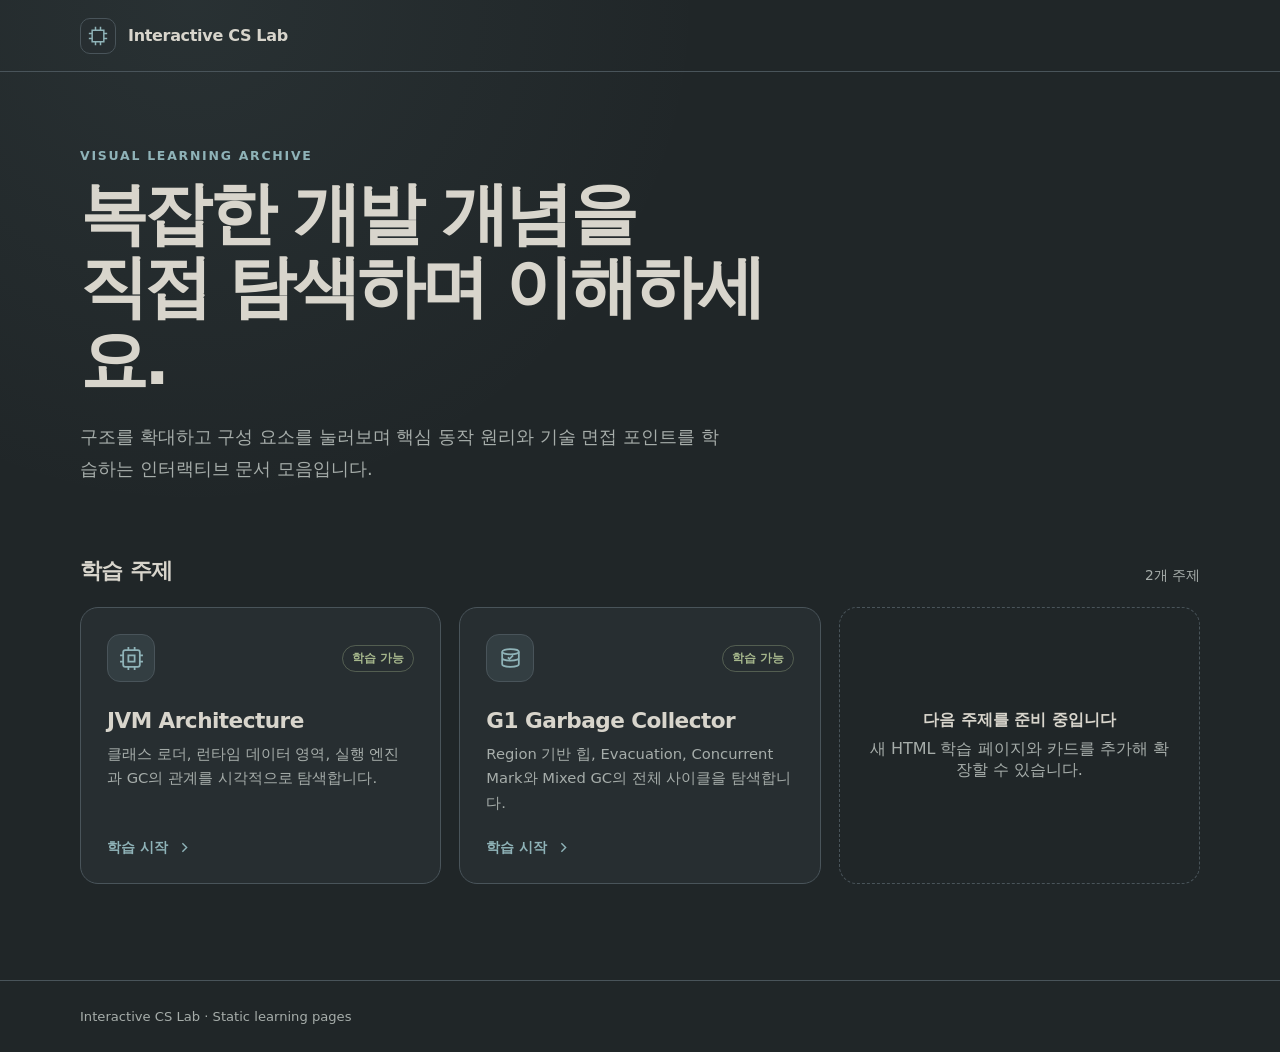
<file: index.html>
<!DOCTYPE html>
<html lang="ko">
<head>
    <meta charset="UTF-8">
    <meta name="viewport" content="width=device-width, initial-scale=1.0">
    <meta name="description" content="개발 핵심 개념을 시각적으로 탐색하는 인터랙티브 학습 페이지">
    <title>Interactive CS Lab</title>
    <style>
        :root {
            color-scheme: dark;
            --bg: #202628;
            --surface: #272e31;
            --surface-hover: #2d3539;
            --border: #49545a;
            --text: #d8d5cc;
            --muted: #a6adaa;
            --accent: #8fb3b8;
            --accent-soft: rgba(143, 179, 184, 0.12);
            --tag: #a7b88d;
        }

        * { box-sizing: border-box; }

        body {
            margin: 0;
            min-height: 100vh;
            font-family: Inter, Pretendard, "Noto Sans KR", system-ui, -apple-system, BlinkMacSystemFont, "Segoe UI", sans-serif;
            color: var(--text);
            background:
                radial-gradient(circle at 15% 0%, rgba(143, 179, 184, 0.08), transparent 32rem),
                var(--bg);
        }

        a { color: inherit; }

        .container {
            width: min(1120px, calc(100% - 40px));
            margin: 0 auto;
        }

        header {
            display: flex;
            align-items: center;
            justify-content: space-between;
            min-height: 72px;
            border-bottom: 1px solid var(--border);
        }

        .brand {
            display: flex;
            align-items: center;
            gap: 12px;
            font-weight: 750;
            letter-spacing: -0.02em;
        }

        .brand-mark {
            display: grid;
            width: 36px;
            height: 36px;
            place-items: center;
            border: 1px solid var(--border);
            border-radius: 10px;
            color: var(--accent);
            background: var(--surface);
        }

        main { padding: 76px 0 96px; }

        .eyebrow {
            margin: 0 0 14px;
            color: var(--accent);
            font-size: 0.78rem;
            font-weight: 800;
            letter-spacing: 0.14em;
            text-transform: uppercase;
        }

        h1 {
            max-width: 720px;
            margin: 0;
            font-size: clamp(2.15rem, 6vw, 4.25rem);
            line-height: 1.08;
            letter-spacing: -0.055em;
        }

        .intro {
            max-width: 650px;
            margin: 24px 0 0;
            color: var(--muted);
            font-size: clamp(1rem, 2vw, 1.12rem);
            line-height: 1.75;
        }

        .section-header {
            display: flex;
            align-items: end;
            justify-content: space-between;
            gap: 24px;
            margin: 72px 0 22px;
        }

        h2 {
            margin: 0;
            font-size: 1.35rem;
            letter-spacing: -0.025em;
        }

        .count {
            color: var(--muted);
            font-size: 0.86rem;
        }

        .topics {
            display: grid;
            grid-template-columns: repeat(auto-fit, minmax(280px, 1fr));
            gap: 18px;
        }

        .topic-card {
            display: flex;
            min-height: 250px;
            flex-direction: column;
            padding: 26px;
            border: 1px solid var(--border);
            border-radius: 18px;
            text-decoration: none;
            background: var(--surface);
            transition: transform 160ms ease, border-color 160ms ease, background-color 160ms ease;
        }

        .topic-card:hover {
            transform: translateY(-3px);
            border-color: var(--accent);
            background: var(--surface-hover);
        }

        .topic-card:focus-visible {
            outline: 3px solid var(--accent);
            outline-offset: 3px;
        }

        .topic-top {
            display: flex;
            align-items: center;
            justify-content: space-between;
        }

        .topic-icon {
            display: grid;
            width: 48px;
            height: 48px;
            place-items: center;
            border: 1px solid var(--border);
            border-radius: 13px;
            color: var(--accent);
            background: var(--accent-soft);
        }

        .status {
            padding: 5px 9px;
            border: 1px solid rgba(167, 184, 141, 0.35);
            border-radius: 999px;
            color: var(--tag);
            font-size: 0.72rem;
            font-weight: 750;
        }

        .topic-card h3 {
            margin: 26px 0 9px;
            font-size: 1.35rem;
            letter-spacing: -0.025em;
        }

        .topic-card p {
            margin: 0;
            color: var(--muted);
            font-size: 0.92rem;
            line-height: 1.65;
        }

        .open-label {
            display: flex;
            align-items: center;
            gap: 8px;
            margin-top: auto;
            padding-top: 24px;
            color: var(--accent);
            font-size: 0.87rem;
            font-weight: 750;
        }

        .open-label svg { transition: transform 160ms ease; }
        .topic-card:hover .open-label svg { transform: translateX(4px); }

        .empty-card {
            justify-content: center;
            border-style: dashed;
            color: var(--muted);
            text-align: center;
            background: transparent;
        }

        .empty-card strong {
            display: block;
            margin-bottom: 8px;
            color: var(--text);
        }

        footer {
            padding: 28px 0;
            border-top: 1px solid var(--border);
            color: var(--muted);
            font-size: 0.82rem;
        }

        @media (max-width: 600px) {
            .container { width: min(100% - 28px, 1120px); }
            main { padding-top: 52px; }
            .section-header { margin-top: 56px; }
            .topic-card { min-height: 230px; }
        }

        @media (prefers-reduced-motion: reduce) {
            .topic-card, .open-label svg { transition: none; }
        }
    </style>
</head>
<body>
    <header>
        <div class="container">
            <div class="brand">
                <span class="brand-mark" aria-hidden="true">
                    <svg width="20" height="20" viewBox="0 0 24 24" fill="none" stroke="currentColor" stroke-width="1.8">
                        <path d="M5 5h14v14H5zM9 1v4m6-4v4M9 19v4m6-4v4M1 9h4m-4 6h4m14-6h4m-4 6h4"/>
                    </svg>
                </span>
                <span>Interactive CS Lab</span>
            </div>
        </div>
    </header>

    <main class="container">
        <section aria-labelledby="page-title">
            <p class="eyebrow">Visual Learning Archive</p>
            <h1 id="page-title">복잡한 개발 개념을<br>직접 탐색하며 이해하세요.</h1>
            <p class="intro">구조를 확대하고 구성 요소를 눌러보며 핵심 동작 원리와 기술 면접 포인트를 학습하는 인터랙티브 문서 모음입니다.</p>
        </section>

        <section aria-labelledby="topics-title">
            <div class="section-header">
                <h2 id="topics-title">학습 주제</h2>
                <span class="count">2개 주제</span>
            </div>

            <div class="topics">
                <a class="topic-card" href="./java/jvm_interactive_explorer.html">
                    <div class="topic-top">
                        <span class="topic-icon" aria-hidden="true">
                            <svg width="25" height="25" viewBox="0 0 24 24" fill="none" stroke="currentColor" stroke-width="1.7">
                                <rect x="4" y="4" width="16" height="16" rx="2"/>
                                <path d="M9 9h6v6H9zM9 1v3m6-3v3M9 20v3m6-3v3M1 9h3m-3 6h3m16-6h3m-3 6h3"/>
                            </svg>
                        </span>
                        <span class="status">학습 가능</span>
                    </div>
                    <h3>JVM Architecture</h3>
                    <p>클래스 로더, 런타임 데이터 영역, 실행 엔진과 GC의 관계를 시각적으로 탐색합니다.</p>
                    <span class="open-label">
                        학습 시작
                        <svg width="17" height="17" viewBox="0 0 24 24" fill="none" stroke="currentColor" stroke-width="2">
                            <path d="m9 18 6-6-6-6"/>
                        </svg>
                    </span>
                </a>

                <a class="topic-card" href="./java/g1_gc_interactive_explorer.html">
                    <div class="topic-top">
                        <span class="topic-icon" aria-hidden="true">
                            <svg width="25" height="25" viewBox="0 0 24 24" fill="none" stroke="currentColor" stroke-width="1.7">
                                <path d="M4 5.5C4 4.12 7.58 3 12 3s8 1.12 8 2.5S16.42 8 12 8 4 6.88 4 5.5Z"/>
                                <path d="M4 5.5v6C4 12.88 7.58 14 12 14s8-1.12 8-2.5v-6M4 11.5v6C4 18.88 7.58 20 12 20s8-1.12 8-2.5v-6"/>
                                <path d="m9.5 11 1.5 1.5 3.5-3.5"/>
                            </svg>
                        </span>
                        <span class="status">학습 가능</span>
                    </div>
                    <h3>G1 Garbage Collector</h3>
                    <p>Region 기반 힙, Evacuation, Concurrent Mark와 Mixed GC의 전체 사이클을 탐색합니다.</p>
                    <span class="open-label">
                        학습 시작
                        <svg width="17" height="17" viewBox="0 0 24 24" fill="none" stroke="currentColor" stroke-width="2">
                            <path d="m9 18 6-6-6-6"/>
                        </svg>
                    </span>
                </a>

                <div class="topic-card empty-card" aria-label="새 학습 주제 추가 예정">
                    <strong>다음 주제를 준비 중입니다</strong>
                    <span>새 HTML 학습 페이지와 카드를 추가해 확장할 수 있습니다.</span>
                </div>
            </div>
        </section>
    </main>

    <footer>
        <div class="container">Interactive CS Lab · Static learning pages</div>
    </footer>
</body>
</html>
</file>
